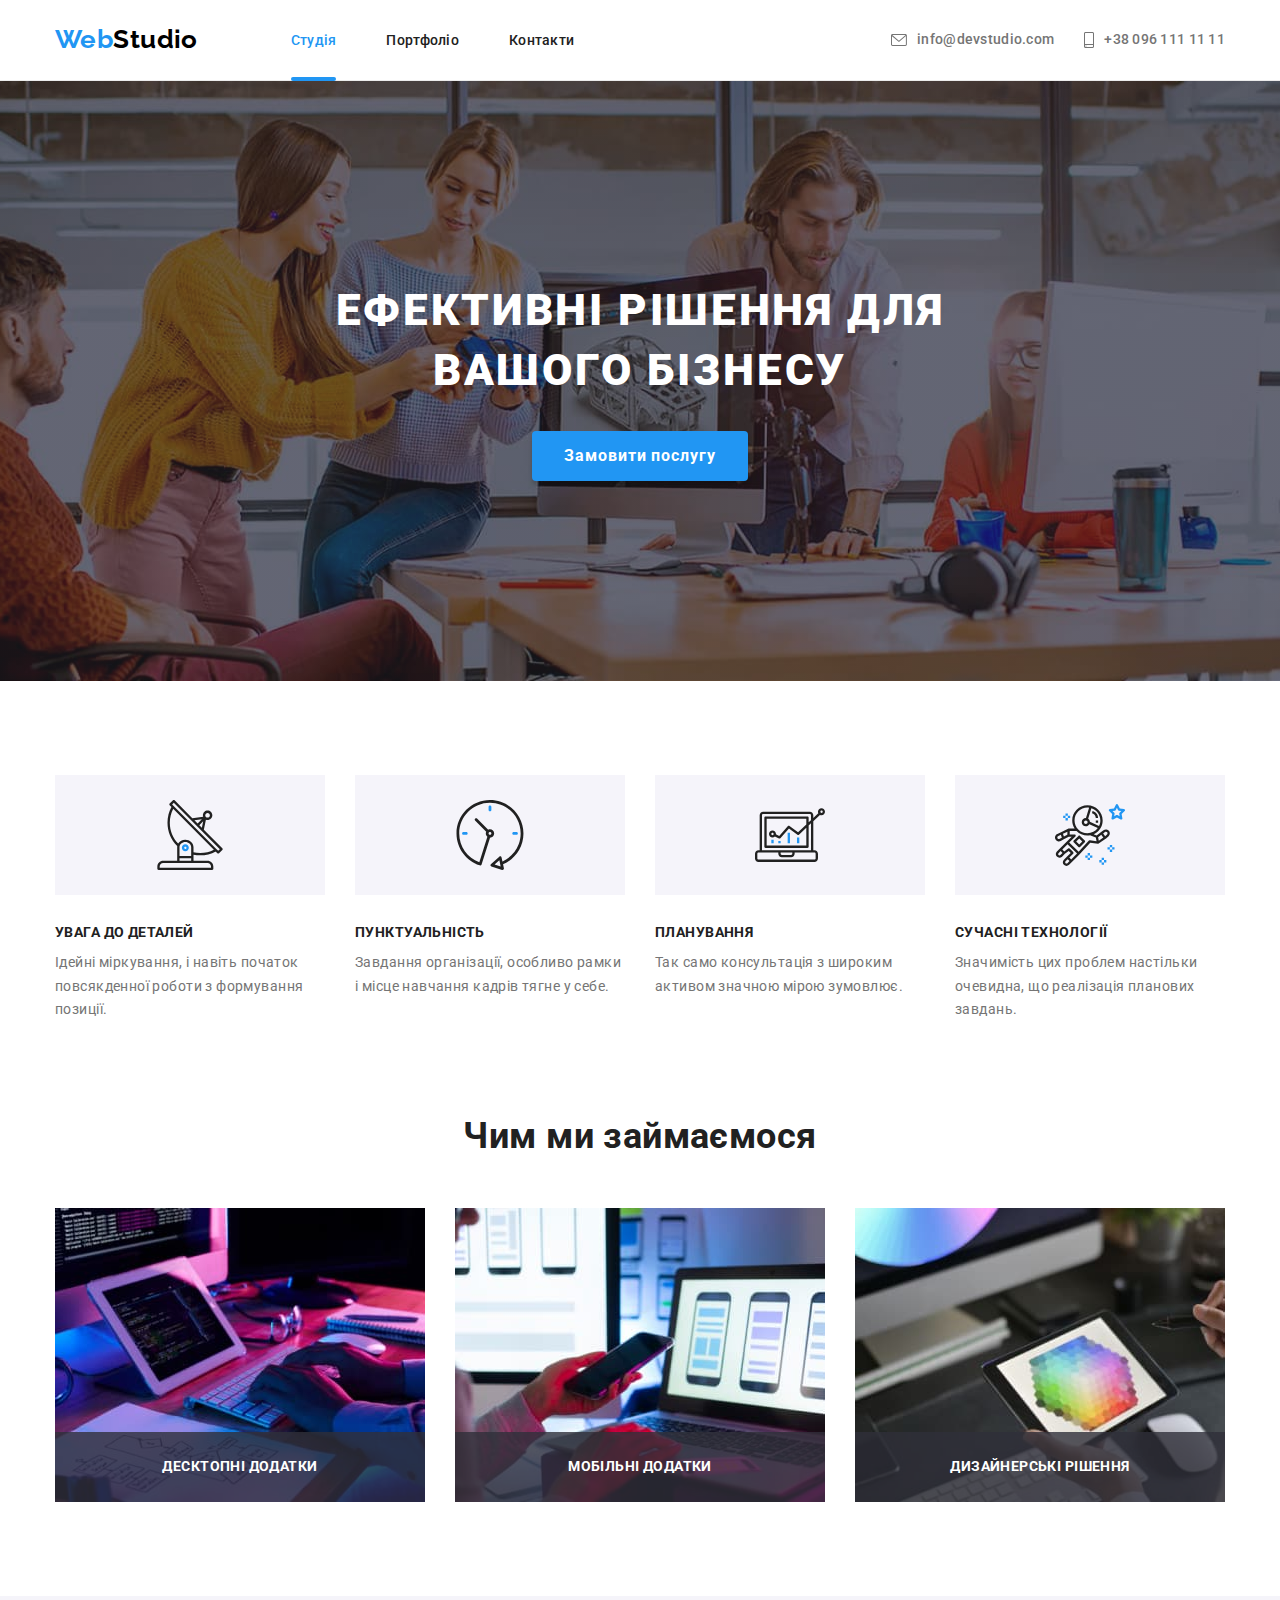
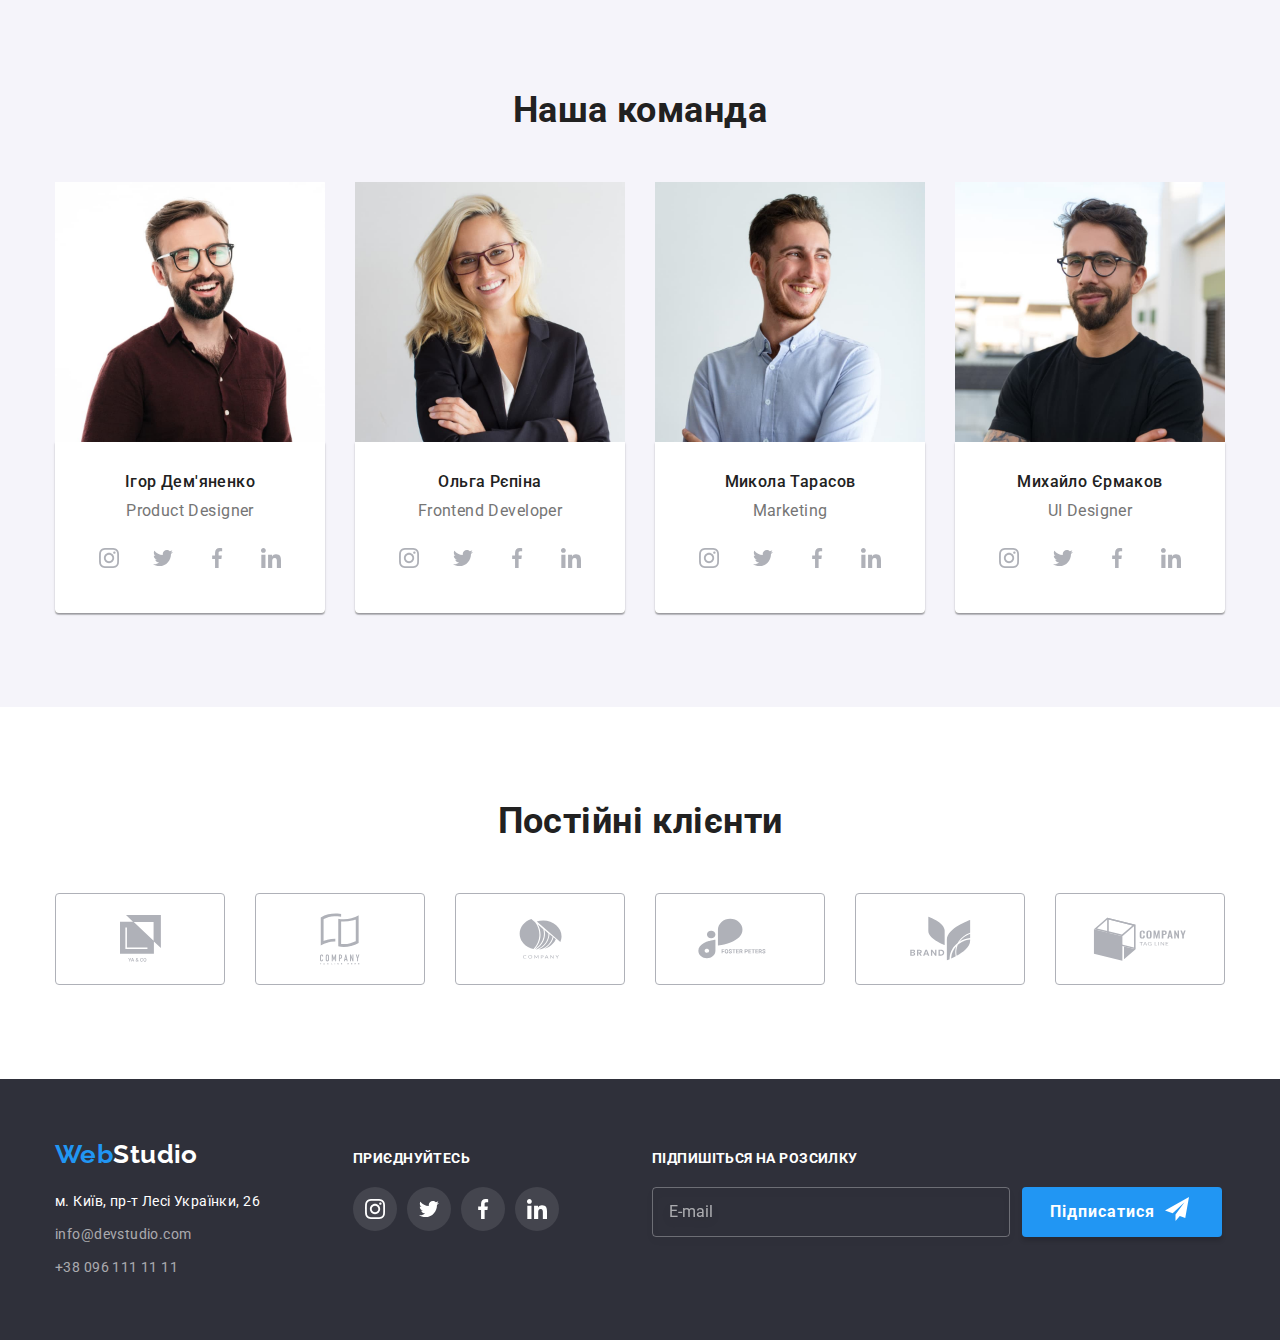
<file: index.html>
<!DOCTYPE html>
<html lang="uk">

<head>
    <meta charset="UTF-8">
    <meta http-equiv="X-UA-Compatible" content="IE=edge">
    <meta name="viewport" content="width=device-width, initial-scale=1.0">
    <title>Студія</title>
    <link rel="preconnect" href="https://fonts.googleapis.com">
    <link rel="preconnect" href="https://fonts.gstatic.com" crossorigin>
    <link
        href="https://fonts.googleapis.com/css2?family=Raleway:wght@700&family=Roboto:wght@400;500;700;900&display=swap"
        rel="stylesheet">
    <link rel="stylesheet"
        href="https://cdnjs.cloudflare.com/ajax/libs/modern-normalize/1.1.0/modern-normalize.min.css">
    <link rel="stylesheet" href="./css/styles.css">
</head>

<body>
    <header class="page-header">
        <div class="header-container container">
            <nav class="main-nav">
                <a href="./index.html" class="logo link"><span class="accent">Web</span>Studio</a>

                <ul class="site-nav list">
                    <li class="item">
                        <a href="./index.html" class="current link">Студія</a>
                    </li>
                    <li class="item">
                        <a href="./portfolio.html" class="link">Портфоліо</a>
                    </li>
                    <li class="item">
                        <a href="" class="link">Контакти</a>
                    </li>
                </ul>
            </nav>

            <ul class="header-contacts list">
                <li class="item">
                    <a href="mailto:info@devstudio.com" class="email link">
                        <svg class="icon" width="16" height="12">
                            <use href="./images/icons.svg#icon-envelope" />
                        </svg> info@devstudio.com</a>
                </li>
                <li class="item">
                    <a href="tel:+380961111111" class="tel link">
                        <svg class="icon" width="10" height="16">
                            <use href="./images/icons.svg#icon-smartphone" />
                        </svg> +38 096 111 11 11</a>
                </li>
            </ul>
        </div>
    </header>

    <main>
        <section class="solutions">
            <h1 class="title">Ефективні рішення для вашого бізнесу</h1>
            <button type="button" class="order-button" data-modal-open>Замовити послугу</button>
        </section>

        <section class="section feature">
            <div class="container">
                <h2 class="visually-hidden">Особливості</h2>
                <ul class="feature-list list">
                    <li class="item">
                        <div class="icon-wrapper">
                            <svg class="icon" width="70" height="70">
                                <use href="./images/icons.svg#icon-antenna" />
                            </svg>
                        </div>

                        <h3 class="title">УВАГА ДО ДЕТАЛЕЙ</h3>
                        <p class="text">Ідейні міркування, і навіть початок повсякденної роботи з формування позиції.
                        </p>
                    </li>
                    <li class="item">
                        <div class="icon-wrapper">
                            <svg class="icon" width="70" height="70">
                                <use href="./images/icons.svg#icon-clock" />
                            </svg>
                        </div>
                        <h3 class="title">ПУНКТУАЛЬНІСТЬ</h3>
                        <p class="text">Завдання організації, особливо рамки і місце навчання кадрів тягне у себе.</p>
                    </li>

                    <li class="item">
                        <div class="icon-wrapper">
                            <svg class="icon" width="70" height="70">
                                <use href="./images/icons.svg#icon-diagram" />
                            </svg>
                        </div>
                        <h3 class="title">ПЛАНУВАННЯ</h3>
                        <p class="text">Так само консультація з широким активом значною мірою зумовлює.</p>
                    </li>
                    <li class="item">
                        <div class="icon-wrapper">
                            <svg class="icon" width="70" height="70">
                                <use href="./images/icons.svg#icon-astronaut" />
                            </svg>
                        </div>
                        <h3 class="title">СУЧАСНІ ТЕХНОЛОГІЇ</h3>
                        <p class="text">Значимість цих проблем настільки очевидна, що реалізація планових завдань.</p>
                    </li>
                </ul>
            </div>
        </section>

        <section class="section work">
            <div class="container">
                <h2 class="section-title">Чим ми займаємося</h2>
                <ul class="work-list list">
                    <li class="item">
                        <img src="./images/img-1.jpg" alt="Програміст крупним планом, що працює за своїм робочим столом"
                            class="image" width="370" height="294">
                        <div class="overlay">
                            <p class="overlay-text">
                                Десктопні додатки
                            </p>
                        </div>
                    </li>
                    <li class="item">
                        <img src="./images/img-2.jpg"
                            alt="Веб-дизайнери інтерфейсу користувача розробляють програми для смартфонів, команда працює над інтерфейсом мобільних телефонів"
                            class="image" width="370" height="294">
                        <div class="overlay">
                            <p class="overlay-text">
                                Мобільні додатки
                            </p>
                        </div>
                    </li>
                    <li class="item">
                        <img src="./images/img-3.jpg"
                            alt="Креативний веб-дизайн художника з робочим графічним планшетом для вибору кольору"
                            class="image" width="370" height="294">
                        <div class="overlay">
                            <p class="overlay-text">
                                Дизайнерські рішення
                            </p>
                        </div>
                    </li>
                </ul>
            </div>
        </section>

        <section class="section team-section">
            <div class="container">
                <h2 class="section-title">Наша команда</h2>

                <ul class="team-list list">
                    <li class="item">
                        <img src="./images/team-card-img-1.jpg" alt="Ігор Дем'яненко, продакт-дизайнер" class="image"
                            width="270" height="260">
                        <div class="label">
                            <h3 class="title">Ігор Дем'яненко</h3>
                            <p lang="en" class="text">Product Designer</p>
                            <ul class="social-list list">
                                <li>
                                    <a href="" class="social-link">
                                        <svg class="icon" width="44" height="44">
                                            <use href="./images/icons.svg#icon-instagram" />
                                        </svg>
                                    </a>
                                </li>
                                <li>
                                    <a href="" class="social-link">
                                        <svg class="icon" width="44" height="44">
                                            <use href="./images/icons.svg#icon-twitter" />
                                        </svg>
                                    </a>
                                </li>
                                <li>
                                    <a href="" class="social-link">
                                        <svg class="icon" width="44" height="44">
                                            <use href="./images/icons.svg#icon-facebook" />
                                        </svg>
                                    </a>
                                </li>
                                <li>
                                    <a href="" class="social-link">
                                        <svg class="icon" width="44" height="44">
                                            <use href="./images/icons.svg#icon-linkedin" />
                                        </svg>
                                    </a>
                                </li>
                            </ul>
                        </div>
                    </li>
                    <li class="item">
                        <img src="./images/team-card-img-2.jpg" alt="Ольга Рєпіна, розробник" class="image" width="270"
                            height="260">
                        <div class="label">
                            <h3 class="title">Ольга Рєпіна</h3>
                            <p lang="en" class="text">Frontend Developer</p>
                            <ul class="social-list list">
                                <li>
                                    <a href="" class="social-link">
                                        <svg class="icon" width="44" height="44">
                                            <use href="./images/icons.svg#icon-instagram" />
                                        </svg>
                                    </a>
                                </li>
                                <li>
                                    <a href="" class="social-link">
                                        <svg class="icon" width="44" height="44">
                                            <use href="./images/icons.svg#icon-twitter" />
                                        </svg>
                                    </a>
                                </li>
                                <li>
                                    <a href="" class="social-link">
                                        <svg class="icon" width="44" height="44">
                                            <use href="./images/icons.svg#icon-facebook" />
                                        </svg>
                                    </a>
                                </li>
                                <li>
                                    <a href="" class="social-link">
                                        <svg class="icon" width="44" height="44">
                                            <use href="./images/icons.svg#icon-linkedin" />
                                        </svg>
                                    </a>
                                </li>
                            </ul>
                        </div>
                    </li>
                    <li class="item">
                        <img src="./images/team-card-img-3.jpg" alt="Микола Тарасов, маркетинг" class="image"
                            width="270" height="260">
                        <div class="label">
                            <h3 class="title">Микола Тарасов</h3>
                            <p lang="en" class="text">Marketing</p>
                            <ul class="social-list list">
                                <li>
                                    <a href="" class="social-link">
                                        <svg class="icon" width="44" height="44">
                                            <use href="./images/icons.svg#icon-instagram" />
                                        </svg>
                                    </a>
                                </li>
                                <li>
                                    <a href="" class="social-link">
                                        <svg class="icon" width="44" height="44">
                                            <use href="./images/icons.svg#icon-twitter" />
                                        </svg>
                                    </a>
                                </li>
                                <li>
                                    <a href="" class="social-link">
                                        <svg class="icon" width="44" height="44">
                                            <use href="./images/icons.svg#icon-facebook" />
                                        </svg>
                                    </a>
                                </li>
                                <li>
                                    <a href="" class="social-link">
                                        <svg class="icon" width="44" height="44">
                                            <use href="./images/icons.svg#icon-linkedin" />
                                        </svg>
                                    </a>
                                </li>
                            </ul>
                        </div>
                    </li>
                    <li class="item">
                        <img src="./images/team-card-img-4.jpg" alt="Михайло Єрмаков, дизайнер інтерфейсу користувача"
                            class="image" width="270" height="260">
                        <div class="label">
                            <h3 class="title">Михайло Єрмаков</h3>
                            <p lang="en" class="text">UI Designer</p>
                            <ul class="social-list list">
                                <li>
                                    <a href="" class="social-link">
                                        <svg class="icon" width="44" height="44">
                                            <use href="./images/icons.svg#icon-instagram" />
                                        </svg>
                                    </a>
                                </li>
                                <li>
                                    <a href="" class="social-link">
                                        <svg class="icon" width="44" height="44">
                                            <use href="./images/icons.svg#icon-twitter" />
                                        </svg>
                                    </a>
                                </li>
                                <li>
                                    <a href="" class="social-link">
                                        <svg class="icon" width="44" height="44">
                                            <use href="./images/icons.svg#icon-facebook" />
                                        </svg>
                                    </a>
                                </li>
                                <li>
                                    <a href="" class="social-link">
                                        <svg class="icon" width="44" height="44">
                                            <use href="./images/icons.svg#icon-linkedin" />
                                        </svg>
                                    </a>
                                </li>
                            </ul>
                        </div>
                    </li>
                </ul>
            </div>
        </section>

        <section class="section client-section">
            <div class="container">
                <h2 class="section-title">Постійні клієнти</h2>
                <ul class="client-list list">
                    <li class="item">
                        <a href="" class="client-link">
                            <svg class="icon" width="41" height="47">
                                <use href="./images/icons.svg#icon-client-1" />
                            </svg>
                        </a>
                    </li>
                    <li class="item">
                        <a href="" class="client-link">
                            <svg class="icon" width="40" height="52">
                                <use href="./images/icons.svg#icon-client-2" />
                            </svg>
                        </a>
                    </li>
                    <li class="item">
                        <a href="" class="client-link">
                            <svg class="icon" width="43" height="41">
                                <use href="./images/icons.svg#icon-client-3" />
                            </svg>
                        </a>
                    </li>
                    <li class="item">
                        <a href="" class="client-link">
                            <svg class="icon" width="84" height="41">
                                <use href="./images/icons.svg#icon-client-4" />
                            </svg>
                        </a>
                    </li>
                    <li class="item">
                        <a href="" class="client-link">
                            <svg class="icon" width="63" height="45">
                                <use href="./images/icons.svg#icon-client-5" />
                            </svg>
                        </a>
                    </li>
                    <li class="item">
                        <a href="" class="client-link">
                            <svg class="icon" width="94" height="44">
                                <use href="./images/icons.svg#icon-client-6" />
                            </svg>
                        </a>
                    </li>
                </ul>
            </div>
        </section>
    </main>

    <footer class="page-footer">
        <div class="container footer-container">
            <div class="contacts">
                <a href="./index.html" class="logo link"><span class="accent">Web</span>Studio</a>

                <address>
                    <ul class="footer-contacts list">
                        <li class="item">
                            <a href="https://goo.gl/maps/CPtrU1FHBa2aNyZL9" class="address address-link link"
                                target="_blank" rel="noopener noreferrer nofollow">м. Київ, пр-т Лесі
                                Українки, 26</a>
                        </li>
                        <li class="item">
                            <a href="mailto:info@devstudio.com" class="email address-link link">info@devstudio.com</a>
                        </li>
                        <li class="item">
                            <a href="tel:+380961111111" class="tel address-link link">+38 096 111 11 11</a>
                        </li>
                    </ul>
                </address>
            </div>

            <div class="social-contacts">
                <p class="text">
                    приєднуйтесь
                </p>
                <ul class="list">
                    <li>
                        <a href="" class="footer-social-link link">
                            <svg class="icon" width="44" height="44">
                                <use href="./images/icons.svg#icon-instagram" />
                            </svg>
                        </a>
                    </li>
                    <li>
                        <a href="" class="footer-social-link link">
                            <svg class="icon" width="44" height="44">
                                <use href="./images/icons.svg#icon-twitter" />
                            </svg>
                        </a>
                    </li>
                    <li>
                        <a href="" class="footer-social-link link">
                            <svg class="icon" width="44" height="44">
                                <use href="./images/icons.svg#icon-facebook" />
                            </svg>
                        </a>
                    </li>
                    <li>
                        <a href="" class="footer-social-link link">
                            <svg class="icon" width="44" height="44">
                                <use href="./images/icons.svg#icon-linkedin" />
                            </svg>
                        </a>
                    </li>
                </ul>
            </div>

            <div class="mailing">
                <p class="text">
                    Підпишіться на розсилку
                </p>
                <form name="mailing" class="mailing-form">
                    <label class="email-label">
                        <input type="email" name="mailing" class="email-input" placeholder="E-mail">
                    </label>
                    <button type="submit" class="mailing-button">
                        Підписатися
                        <svg class="icon" width="24" height="24">
                            <use href="./images/icons.svg#icon-send"></use>
                        </svg>
                    </button>
                </form>
            </div>
        </div>
    </footer>

    <div class="backdrop is-hidden" data-modal>
        <div class="modal">
            <button class="modal-close-button" data-modal-close>

                <svg class="icon" width="11" height="11">
                    <use href="./images/icons.svg#icon-modal-close" />
                </svg>
            </button>

            <div class="form-wrapper">
                <p class="form-title">
                    Залиште свої дані, ми вам передзвонимо
                </p>
    
                <form class="form js-speaker-form">
                     <ul class="form-list list">
                        <li class="form-field person">
                            <label for="name" class="form-label">Ім'я</label>
                            <input type="text" name="name" id="name" class="form-input person">
                            <svg class="icon" width="18" height="18">
                                <use href="./images/icons.svg#icon-person" />
                            </svg>
                        </li>
                        <li class="form-field">
                            <label for="tel" class="form-label">Телефон</label>
                            <input type="tel" name="tel" id="tel" class="form-input phone">
                            <svg class="icon" width="18" height="18">
                                <use href="./images/icons.svg#icon-phone" />
                            </svg>
                        </li>
                        <li class="form-field">
                            <label for="email" class="form-label">Пошта</label>
                            <input type="email" name="email" id="email" class="form-input email">
                            <svg class="icon" width="18" height="18">
                                <use href="./images/icons.svg#icon-email" />
                            </svg>
                        </li>
                        <li class="form-field comment">
                            <label for="comment" class="form-label">Коментар</label>
                            <textarea name="comment" id="comment" class="form-input comment" rows="10"
                                placeholder="Введіть текст"></textarea>
                        </li>
                    </ul>
    
                    <div class="form-field policy">
                        <label class="form-label checkbox-label">
    
                            <input type="checkbox" name="policy" class="form-input checkbox">
                            <span class="checkbox-icon"></span>
                            <span>Погоджуюся з розсилкою та приймаю&nbsp;</span> <a href="" class="link"> Умови договору</a>
                        </label>
                    </div>
                    <button type="submit" class="submit-button">Відправити</button>
                </form>
            </div>
            
        </div>
    </div>

    <script src="./js/modal.js"></script>
</body>

</html>
</file>
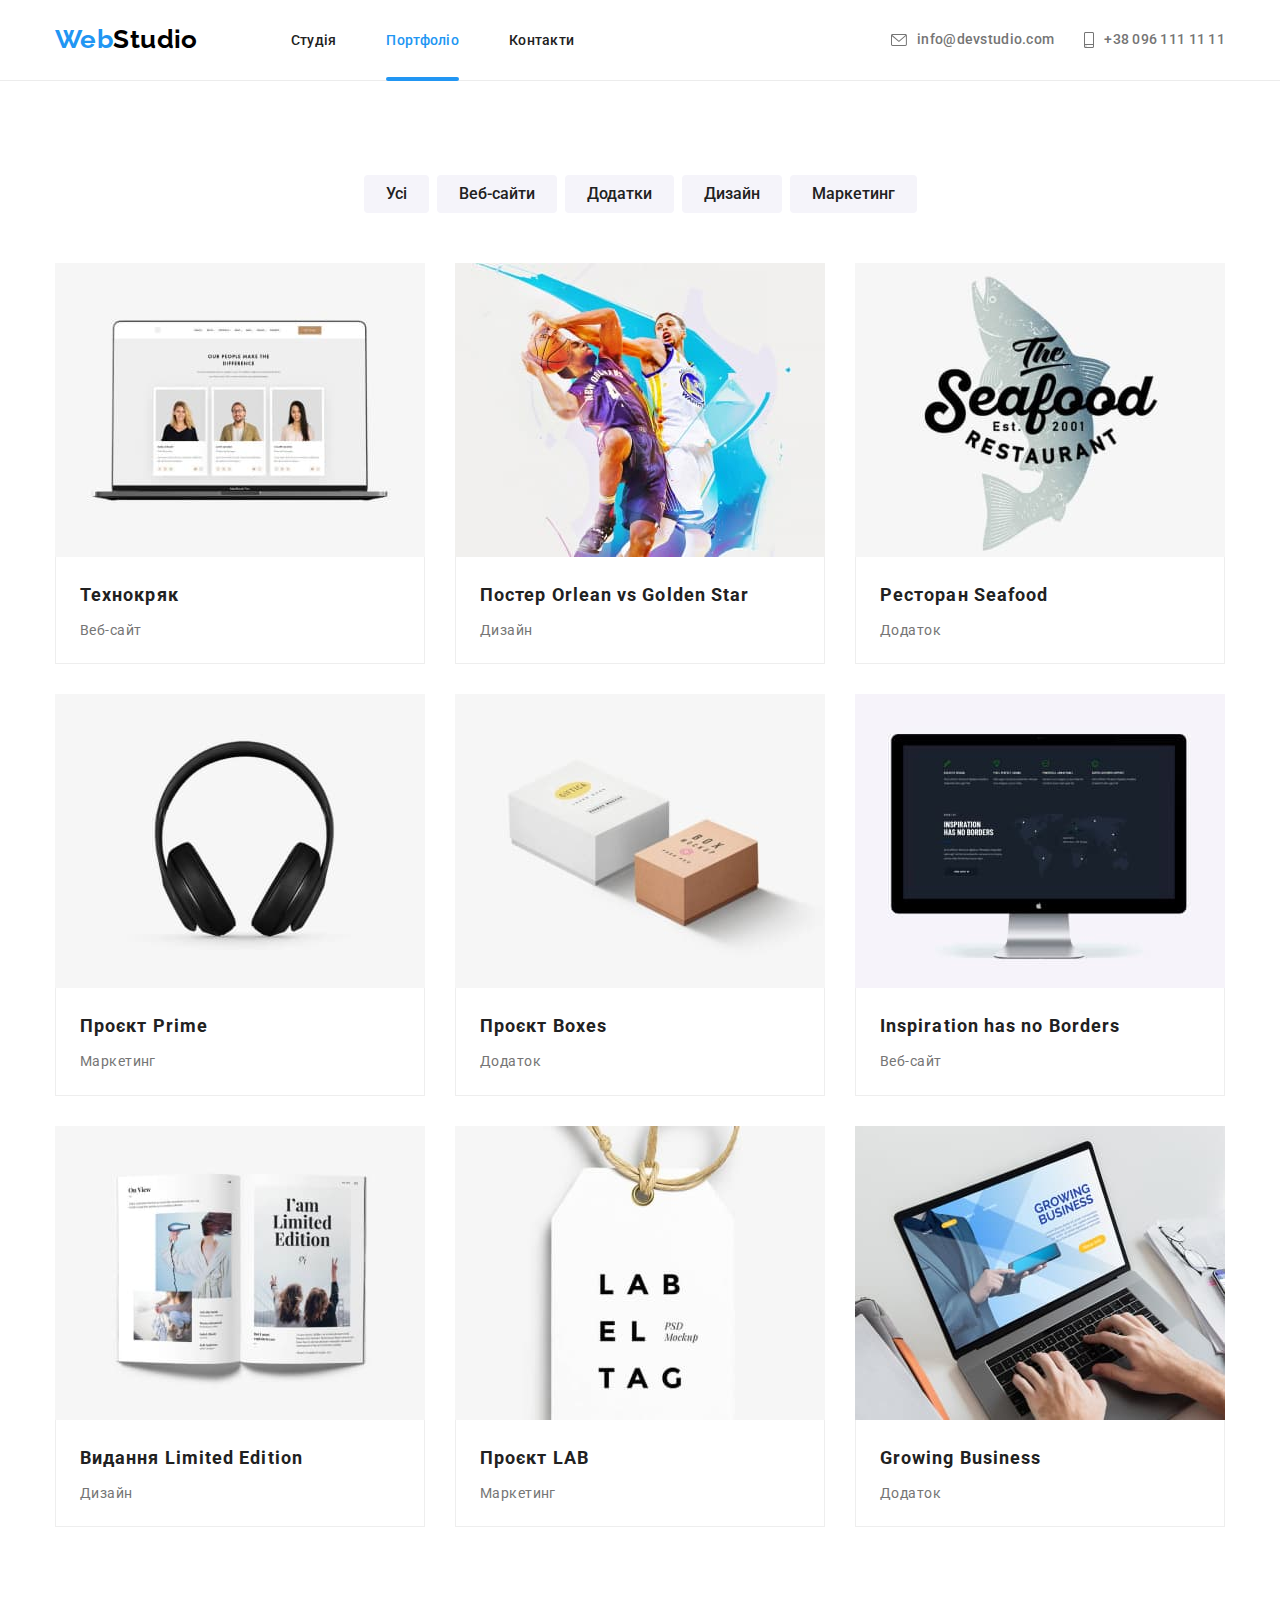
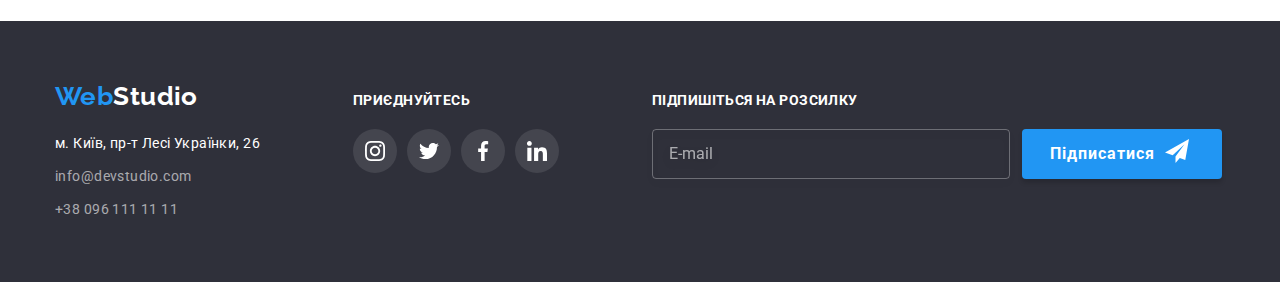
<file: portfolio.html>
<!DOCTYPE html>
<html lang="uk">

<head>
    <meta charset="UTF-8">
    <meta http-equiv="X-UA-Compatible" content="IE=edge">
    <meta name="viewport" content="width=device-width, initial-scale=1.0">
    <title>Студія</title>
    <link rel="preconnect" href="https://fonts.googleapis.com">
    <link rel="preconnect" href="https://fonts.gstatic.com" crossorigin>
    <link
        href="https://fonts.googleapis.com/css2?family=Raleway:wght@700&family=Roboto:wght@400;500;700;900&display=swap"
        rel="stylesheet">
    <link rel="stylesheet"
        href="https://cdnjs.cloudflare.com/ajax/libs/modern-normalize/1.1.0/modern-normalize.min.css">
    <link rel="stylesheet" href="./css/styles.css">

</head>

<body>
    <header class="page-header">
        <div class="header-container container">
            <nav class="main-nav">
                <a href="./index.html" class="logo link"><span class="accent">Web</span>Studio</a>

                <ul class="site-nav list">
                    <li class="item">
                        <a href="./index.html" class="link">Студія</a>
                    </li>
                    <li class="item">
                        <a href="./portfolio.html" class="current link">Портфоліо</a>
                    </li>
                    <li class="item">
                        <a href="" class="link">Контакти</a>
                    </li>
                </ul>
            </nav>

            <ul class="header-contacts list">
                <li class="item">
                    <a href="mailto:info@devstudio.com" class="email link">
                        <svg class="icon" width="16" height="12">
                            <use href="./images/icons.svg#icon-envelope" />
                        </svg>
                        info@devstudio.com</a>
                </li>
                <li class="item">
                    <a href="tel:+380961111111" class="tel link">
                        <svg class="icon" width="10" height="16">
                            <use href="./images/icons.svg#icon-smartphone" />
                        </svg>
                        +38 096 111 11 11</a>
                </li>
            </ul>
        </div>
    </header>

    <main>
        <section class="section">
            <div class="container">
                <h1 class="visually-hidden ">
                    Приклади робот
                </h1>
                <ul class="filter-list list">
                    <li class="item">
                        <button class="button" type="button">Усі</button>
                    </li>
                    <li class="item">
                        <button class="button" type="button">Веб-сайти</button>
                    </li>
                    <li class="item">
                        <button class="button" type="button">Додатки</button>
                    </li>
                    <li class="item">
                        <button class="button" type="button">Дизайн</button>
                    </li>
                    <li class="item">
                        <button class="button" type="button">Маркетинг</button>
                    </li>
                </ul>

                <ul class="portfolio list">
                    <li class="portfolio-item">
                        <a href="" class="link">
                            <div class="thumb">
                                <img src="./images/techno.jpg" alt="екран ноутбука" width="370" height="294"
                                    class="image">
                                <div class="overlay">
                                    <p class="overlay-text">
                                        Ресурс пропонує комплексні пропозиції з різним рівнем функціоналу та сервісів.
                                        Все це дозволить відвідувачу отримати вичерпні відомості про компанію чи
                                        приватну особу.
                                    </p>
                                </div>
                            </div>

                            <div class="label">
                                <h2 class="title">
                                    Технокряк
                                </h2>
                                <p class="text">
                                    Веб-сайт
                                </p>
                            </div>
                        </a>
                    </li>

                    <li class="portfolio-item">
                        <a href="" class="link">
                            <div class="thumb">
                                <img src="./images/poster.jpg" alt="баскетбол" width="370" height="294" class="image">
                                <div class="overlay">
                                    <p class="overlay-text">
                                        Ресурс пропонує комплексні пропозиції з різним рівнем функціоналу та сервісів.
                                        Все це дозволить відвідувачу отримати вичерпні відомості про компанію чи
                                        приватну особу.
                                    </p>
                                </div>
                            </div>
                            <div class="label">
                                <h2 class="title">
                                    Постер <span lang="en">Orlean vs Golden Star</span></h2>
                                <p class="text">
                                    Дизайн
                                </p>
                            </div>
                        </a>
                    </li>

                    <li class="portfolio-item">
                        <a href="" class="link">
                            <div class="thumb">
                                <img src="./images/seafood.jpg" alt="логотип ресторану" width="370" height="294"
                                    class="image">
                                <div class="overlay">
                                    <p class="overlay-text">
                                        Ресурс пропонує комплексні пропозиції з різним рівнем функціоналу та сервісів.
                                        Все це дозволить відвідувачу отримати вичерпні відомості про компанію чи
                                        приватну особу.
                                    </p>
                                </div>
                            </div>
                            <div class="label">
                                <h2 class="title">
                                    Ресторан <span lang="en">Seafood</span>
                                </h2>
                                <p class="text">
                                    Додаток
                                </p>
                            </div>
                        </a>
                    </li>

                    <li class="portfolio-item">
                        <a href="" class="link">
                            <div class="thumb">
                                <img src="./images/prime.jpg" alt="навушники" width="370" height="294" class="image">
                                <div class="overlay">
                                    <p class="overlay-text">
                                        Ресурс пропонує комплексні пропозиції з різним рівнем функціоналу та сервісів.
                                        Все це дозволить відвідувачу отримати вичерпні відомості про компанію чи
                                        приватну особу.
                                    </p>
                                </div>
                            </div>
                            <div class="label">
                                <h2 class="title">
                                    Проєкт <span lang="en">Prime</span>
                                </h2>
                                <p class="text">
                                    Маркетинг
                                </p>
                            </div>
                        </a>
                    </li>

                    <li class="portfolio-item">
                        <a href="" class="link">
                            <div class="thumb">
                                <img src="./images/boxes.jpg" alt="коробки" width="370" height="294" class="image">
                                <div class="overlay">
                                    <p class="overlay-text">
                                        Ресурс пропонує комплексні пропозиції з різним рівнем функціоналу та сервісів.
                                        Все це дозволить відвідувачу отримати вичерпні відомості про компанію чи
                                        приватну особу.
                                    </p>
                                </div>
                            </div>
                            <div class="label">
                                <h2 class="title">
                                    Проєкт <span lang="en">Boxes</span>
                                </h2>
                                <p class="text">
                                    Додаток
                                </p>
                            </div>
                        </a>
                    </li>

                    <li class="portfolio-item">
                        <a href="" class="link">
                            <div class="thumb">
                                <img src="./images/inspiration.jpg" alt="монітор" width="370" height="294"
                                    class="image">
                                <div class="overlay">
                                    <p class="overlay-text">
                                        Ресурс пропонує комплексні пропозиції з різним рівнем функціоналу та сервісів.
                                        Все це дозволить відвідувачу отримати вичерпні відомості про компанію чи
                                        приватну особу.
                                    </p>
                                </div>
                            </div>
                            <div class="label">
                                <h2 class="title" lang="en">
                                    Inspiration has no Borders
                                </h2>
                                <p class="text">
                                    Веб-сайт
                                </p>
                            </div>
                        </a>
                    </li>

                    <li class="portfolio-item">
                        <a href="" class="link">
                            <div class="thumb">
                                <img src="./images/limited.jpg" alt="журнал" width="370" height="294" class="image">
                                <div class="overlay">
                                    <p class="overlay-text">
                                        Ресурс пропонує комплексні пропозиції з різним рівнем функціоналу та сервісів.
                                        Все це дозволить відвідувачу отримати вичерпні відомості про компанію чи
                                        приватну особу.
                                    </p>
                                </div>
                            </div>
                            <div class="label">
                                <h2 class="title">
                                    Видання <span lang="en">Limited Edition</span>
                                </h2>
                                <p class="text">
                                    Дизайн
                                </p>
                            </div>
                        </a>
                    </li>

                    <li class="portfolio-item">
                        <a href="" class="link">
                            <div class="thumb">
                                <img src="./images/lab.jpg" alt="ярлик" width="370" height="294" class="image">
                                <div class="overlay">
                                    <p class="overlay-text">
                                        Ресурс пропонує комплексні пропозиції з різним рівнем функціоналу та сервісів.
                                        Все це дозволить відвідувачу отримати вичерпні відомості про компанію чи
                                        приватну особу.
                                    </p>
                                </div>
                            </div>
                            <div class="label">
                                <h2 class="title">
                                    Проєкт <span lang="en">LAB</span>
                                </h2>
                                <p class="text">
                                    Маркетинг
                                </p>
                            </div>
                        </a>
                    </li>

                    <li class="portfolio-item">
                        <a href="" class="link">
                            <div class="thumb">
                                <img src="./images/business.jpg" alt="ноутбук" width="370" height="294" class="image">
                                <div class="overlay">
                                    <p class="overlay-text">
                                        Ресурс пропонує комплексні пропозиції з різним рівнем функціоналу та сервісів.
                                        Все це дозволить відвідувачу отримати вичерпні відомості про компанію чи
                                        приватну особу.
                                    </p>
                                </div>
                            </div>
                            <div class="label">
                                <h2 class="title" lang="en">
                                    Growing Business
                                </h2>
                                <p class="text">
                                    Додаток
                                </p>
                            </div>
                        </a>
                    </li>
                </ul>
            </div>
        </section>
    </main>


    <footer class="page-footer">
        <div class="container footer-container">
            <div class="contacts">
                <a href="./index.html" class="logo link"><span class="accent">Web</span>Studio</a>

                <address>
                    <ul class="footer-contacts list">
                        <li class="item">
                            <a href="https://goo.gl/maps/CPtrU1FHBa2aNyZL9" class="address address-link link"
                                target="_blank" rel="noopener noreferrer nofollow">м. Київ, пр-т Лесі
                                Українки, 26</a>
                        </li>
                        <li class="item">
                            <a href="mailto:info@devstudio.com" class="email address-link link">info@devstudio.com</a>
                        </li>
                        <li class="item">
                            <a href="tel:+380961111111" class="tel address-link link">+38 096 111 11 11</a>
                        </li>
                    </ul>
                </address>
            </div>

            <div class="social-contacts">
                <p class="text">
                    приєднуйтесь
                </p>
                <ul class="list">
                    <li>
                        <a href="" class="footer-social-link link">
                            <svg class="icon" width="44" height="44">
                                <use href="./images/icons.svg#icon-instagram" />
                            </svg>
                        </a>
                    </li>
                    <li>
                        <a href="" class="footer-social-link link">
                            <svg class="icon" width="44" height="44">
                                <use href="./images/icons.svg#icon-twitter" />
                            </svg>
                        </a>
                    </li>
                    <li>
                        <a href="" class="footer-social-link link">
                            <svg class="icon" width="44" height="44">
                                <use href="./images/icons.svg#icon-facebook" />
                            </svg>
                        </a>
                    </li>
                    <li>
                        <a href="" class="footer-social-link link">
                            <svg class="icon" width="44" height="44">
                                <use href="./images/icons.svg#icon-linkedin" />
                            </svg>
                        </a>
                    </li>
                </ul>
            </div>

            <div class="mailing">
                <p class="text">
                    Підпишіться на розсилку
                </p>
                <form name="mailing" class="mailing-form">
                    <label class="email-label">                        
                        <input type="email" name="mailing" class="email-input" placeholder="E-mail">
                    </label>
                    <button type="submit" class="mailing-button">
                        Підписатися
                        <svg class="icon" width="24" height="24">
                            <use href="./images/icons.svg#icon-send"></use>
                        </svg>
                    </button>
                </form>
            </div>           
        </div>
    </footer>
</body>

</html>
</file>
<file: css/styles.css>
:root {
    --primary-text-color: #757575;
    --secondary-text-color: #212121;
    --accent-color: #2196f3;
    --dark-accent-color: #188CE8;
    --primary-white-color: #ffffff;
    --transparent-white-color: rgba(255, 255, 255, 0.6);
    --secondary-bg-color: #F5F4FA;
    --dark-bg-color: #2F303A;
    --social-icon-color: #afb1b8;
    --transparent-black-color: rgba(0, 0, 0, 0.2);
}

body {
    color: var(--primary-text-color);
    background-color: var(--primary-white-color);
    font-family: 'Roboto', sans-serif;
    font-size: 14px;
    letter-spacing: 0.03em;
}

.list {
    padding: 0;
    margin: 0;

    list-style: none;
}

.link {
    margin-top: 0;
    margin-bottom: 0;
    text-decoration: none;
}

.image {
    display: block;
}

.image {
    display: block;
}

h1,
h2,
h3,
h4,
h5,
h6,
p,
ul {
    margin-top: 0;
    margin-bottom: 0;
}

.visually-hidden {
    position: absolute;
    white-space: nowrap;
    width: 1px;
    height: 1px;
    overflow: hidden;
    border: 0;
    padding: 0;
    clip: rect(0 0 0 0);
    clip-path: inset(50%);
    margin: -1px;
}

.container {
    width: 1200px;
    margin: 0 auto;
    padding-left: 15px;
    padding-right: 15px;
}



/* Styles for Header */

.page-header {
    border-bottom: 1px solid #ECECEC;
}

.logo {
    color: #000000;
    font-family: 'Raleway', sans-serif;
    font-weight: 700;
    font-size: 26px;
    line-height: 1.19;
}

.page-header .logo {
    padding-top: 24px;
    padding-bottom: 25px;
    margin-right: 93px;
}

.accent,
.site-nav .link.current {
    color: var(--accent-color);
}

.site-nav .link.current {
    position: relative;
}

.site-nav .link.current::after {
    content: '';

    position: absolute;
    left: 0;
    bottom: -1px;

    display: block;
    width: 100%;
    height: 4px;
    border-radius: 2px;

    background-color: var(--accent-color);
}


.header-container {
    display: flex;
    align-items: center;
}

.main-nav {
    display: flex;
    align-items: center;
}

.site-nav {
    display: flex;
    align-items: center;
    gap: 50px;
}

.site-nav .link {
    padding-top: 32px;

    padding-bottom: 32px;
    color: var(--secondary-text-color);
    font-weight: 500;
    line-height: 1.14;
    letter-spacing: 0.02em;

    transition: color 250ms cubic-bezier(0.4, 0, 0.2, 1);
}

.site-nav .link:hover,
.site-nav .link:focus {
    color: var(--accent-color);
}

.header-contacts {
    display: flex;
    align-items: center;
    margin-left: auto;
    gap: 30px;
}

.header-contacts .link {
    display: flex;
    align-items: center;
}

.header-contacts .link {
    padding-top: 32px;
    padding-bottom: 32px;

    color: var(--primary-text-color);
    font-weight: 500;
    line-height: 1.14px;
    letter-spacing: 0.02em;

    transition: color 250ms cubic-bezier(0.4, 0, 0.2, 1);
}

.header-contacts .icon {
    margin-right: 10px;
    fill: var(--primary-text-color);

    transition: fill 250ms cubic-bezier(0.4, 0, 0.2, 1);
}

.header-contacts .link:hover,
.header-contacts .link:focus,
.header-contacts .link:hover .icon,
.header-contacts .link:focus .icon {
    color: var(--accent-color);
    fill: var(--accent-color);
}



/* Styles for Main */

.section {
    padding-top: 94px;
    padding-bottom: 94px;
}

.section.feature {
    padding-bottom: 0;
}

.section-title {
    margin-bottom: 50px;

    color: var(--secondary-text-color);
    font-size: 36px;
    line-height: 1.16;
    text-align: center;
}



/*  Solutions section*/

.solutions {
    max-width: 1600px;
    padding-top: 200px;
    padding-bottom: 200px;
    margin: auto;

    background-image:
        linear-gradient(to right,
            rgba(47, 48, 58, 0.4),
            rgba(47, 48, 58, 0.4)),
        url("../images/hero-img.jpg");
    background-repeat: no-repeat;
    background-position: center;
    background-size: cover;

    background-color: #C4C4C4;
    text-align: center;
}

.solutions .title {
    margin: 0 auto 30px;
    width: 696px;

    color: var(--primary-white-color);
    font-weight: 900;
    font-size: 44px;
    line-height: 1.36;
    text-align: center;
    letter-spacing: 0.06em;
    text-transform: uppercase;
}

.solutions .order-button {
    width: 216px;
    height: 50px;

    color: var(--primary-white-color);
    background: var(--accent-color);
    box-shadow: 0px 4px 4px rgba(0, 0, 0, 0.15);
    border: none;
    border-radius: 4px;

    font-family: inherit;
    font-weight: 700;
    font-size: 16px;
    line-height: 1.88;
    text-align: center;
    letter-spacing: 0.06em;
    cursor: pointer;

    transition: background-color 250ms cubic-bezier(0.4, 0, 0.2, 1);
}

.solutions .order-button:focus,
.solutions .order-button:hover {
    background-color: var(--dark-accent-color);
}



/* Styles for feature list */

.feature-list {
    display: flex;
    gap: 30px;
}

.feature-list .item {
    flex-basis: calc((100% - 90px) / 4);
}

.feature-list .icon-wrapper {
    display: flex;
    justify-content: center;
    align-items: center;
    width: 270px;
    height: 120px;
    margin-bottom: 30px;

    background: var(--secondary-bg-color);
}

.feature-list .icon {
    display: block;
}

.feature-list .title {
    margin-bottom: 10px;

    font-size: 14px;
    color: var(--secondary-text-color);
    line-height: 1.14;
    text-transform: uppercase;
}

.feature-list .text {
    line-height: 1.71;
}


/* Work section */

.work-list {
    display: flex;
}

.work-list .item:not(:last-child) {
    margin-right: 30px;
}

.work-list .item {
    position: relative;
}

.work-list .overlay {
    position: absolute;
    left: 0;
    bottom: 0;
    width: 100%;
    height: 70px;

    display: flex;
    justify-content: center;
    align-items: center;

    background: rgba(47, 48, 58, 0.8);
}

.work-list .overlay-text {
    color: var(--primary-white-color);

    font-weight: 700;
    line-height: 1.14;
    text-align: center;
    text-transform: uppercase;
}



/* Team section */

.team-section {
    background-color: var(--secondary-bg-color);
}

.team-section .title {
    color: var(--secondary-text-color);
}

.team-list {
    display: flex;
}

.team-list .item {
    background-color: var(--primary-white-color);
}

.team-list .item:not(:last-child) {
    margin-right: 30px;
}

.team-list .label {
    padding: 30px 32px;

    box-shadow:
        0px 1px 3px rgba(0, 0, 0, 0.12),
        0px 1px 1px rgba(0, 0, 0, 0.14),
        0px 2px 1px rgba(0, 0, 0, 0.2);
    border-radius: 0px 0px 4px 4px;
}

.team-list .title {
    margin-bottom: 10px;

    font-weight: 500;
    font-size: 16px;
    line-height: 1.19;
    text-align: center;
}

.team-list .text {
    margin-bottom: 16px;
    font-size: 16px;
    line-height: 1.19;
    text-align: center;
}

.social-list {
    display: flex;
    gap: 10px;
}

.social-list .social-link .icon {
    border: none;
    border-radius: 50%;
    background-color: var(--primary-white-color);
    fill: var(--social-icon-color);
    transition:
        background-color 250ms cubic-bezier(0.4, 0, 0.2, 1),
        fill 250ms cubic-bezier(0.4, 0, 0.2, 1);
}

.social-link:hover .icon,
.social-link:focus .icon {
    fill: var(--primary-white-color);
    background-color: var(--accent-color);
    border-radius: 50%;
}



/* Client section */

.client-list {
    display: flex;
    gap: 30px;
}

.client-list .client-link {
    width: 170px;
    height: 92px;
    border: 1px solid #AFB1B8;
    border-radius: 4px;

    display: flex;
    justify-content: center;
    align-items: center;

    transition: border-color 250ms cubic-bezier(0.4, 0, 0.2, 1);
}

.client-list .icon {
    display: block;

    fill: var(--social-icon-color);
    background-color: var(--primary-white-color);

    transition: fill 250ms cubic-bezier(0.4, 0, 0.2, 1);
}

.client-list .client-link:hover .icon,
.client-list .client-link:hover,
.client-list .client-link:focus .icon,
.client-list .client-link:focus {
    fill: var(--accent-color);
    border-color: var(--accent-color);
}



/* Footer */

.page-footer {
    padding-top: 60px;
    padding-bottom: 60px;
    background-color: var(--dark-bg-color);
}

.footer-container {
    display: flex;
    gap: 93px;
}

.page-footer .logo {
    display: inline-block;
    margin-bottom: 20px;

    color: var(--primary-white-color);
}

.footer-contacts .address-link {
    display: inline-block;

    color: var(--transparent-white-color);
    line-height: 1.71;
    font-style: normal;

    transition: color 250ms cubic-bezier(0.4, 0, 0.2, 1);
}

.footer-contacts .item:not(:last-child) {
    margin-bottom: 9px;
}

.footer-contacts .address {
    color: var(--primary-white-color);
}

.footer-contacts .email:hover,
.footer-contacts .email:focus,
.footer-contacts .tel:hover,
.footer-contacts .tel:focus {
    color: var(--accent-color);
}

.social-contacts .text {
    margin-top: 12px;
    margin-bottom: 20px;

    color: var(--primary-white-color);

    font-weight: 700;
    line-height: 1.14;
    text-transform: uppercase;
}

.social-contacts .list {
    display: flex;
    gap: 10px;
}

.footer-social-link {
    border-radius: 50%;
}

.footer-social-link .icon {
    width: 44px;
    height: 44px;
    border-radius: 50%;
    fill: var(--primary-white-color);

    background-color: rgba(255, 255, 255, 0.1);
    transition: background-color 250ms cubic-bezier(0.4, 0, 0.2, 1);
}

.footer-social-link:hover .icon,
.footer-social-link:focus .icon {
    background-color: var(--accent-color);
}


.mailing {
    margin-top: 12px;
    height: 86px;
}

.mailing-form {
    display: flex;
    gap: 12px;
}

.mailing .text {
    color: #FFFFFF;

    font-weight: 700;
    line-height: 1.14;
    text-transform: uppercase;
}

.mailing-form {
    margin-top: 20px;

    display: flex;
    align-items: flex-start;
    gap: 12px;
}

.email-input {
    width: 358px;
    height: 50px;
    border-radius: 4px;
    padding-left: 16px;

    border: 1px solid rgba(255, 255, 255, 0.3);
    filter: drop-shadow(0px 4px 4px rgba(0, 0, 0, 0.15));
    background-color: inherit;
    color: var(--primary-white-color)
}

.email-input::placeholder {
    font-size: 16px;
    line-height: 1.25;
    color: rgba(255, 255, 255, 0.6);
}

.mailing-button {
    display: flex;
    gap: 10px;
    align-self: flex-end;

    width: 200px;
    height: 50px;
    padding: 10px 28px;

    color: #FFFFFF;
    background: var(--accent-color);
    box-shadow: 0px 4px 4px rgba(0, 0, 0, 0.15);
    border: none;
    border-radius: 4px;

    font-weight: 700;
    font-size: 16px;
    line-height: 1.88;
    letter-spacing: 0.06em;
}

.mailing-button .icon {
    fill: var(--primary-white-color);
}



/*   Modal window  */

.backdrop {
    position: fixed;
    top: 0;
    left: 0;
    width: 100%;
    height: 100%;

    background-color: var(--transparent-black-color);
    opacity: 1;

    transition: opacity 250ms cubic-bezier(0.4, 0, 0.2, 1);
}

.backdrop.is-hidden {
    opacity: 0;
    pointer-events: none;
}

.backdrop.is-hidden .modal {
    transform: translate(-50%, -50%) scale(0.85);
}

.modal {
    position: absolute;
    top: 50%;
    left: 50%;

    width: 528px;
    height: 581px;

    background-color: #fff;

    transform: translate(-50%, -50%) scale(1);

    transition: transform 250ms cubic-bezier(0.4, 0, 0.2, 1);
}

.modal-close-button {
    position: absolute;
    top: 8px;
    right: 8px;
    z-index: 999;

    display: flex;
    justify-content: center;
    align-items: center;
    width: 30px;
    height: 30px;

    background: #FFFFFF;
    border: 1px solid rgba(0, 0, 0, 0.1);
    border-radius: 50%;

    cursor: pointer;
}

.modal-close-button .icon {
    fill: #000000;
    cursor: pointer;

    transition: fill 250ms cubic-bezier(0.4, 0, 0.2, 1);
}

.modal-close-button:hover .icon,
.modal-close-button:focus .icon {
    fill: var(--accent-color);
}

.form-wrapper {
    padding: 40px;
}

.form-title {
    margin-bottom: 12px;

    color: var(--secondary-text-color);

    font-weight: 700;
    font-size: 20px;
    line-height: 1.15;
    text-align: center;
}

.form-field {
    display: flex;
    flex-direction: column;

    position: relative;

    margin-bottom: 10px;
}

.form-field.comment {
    margin-bottom: 20px;
}


.form-input.comment {
    height: 120px;
    padding: 12px 16px;
    resize: none;
}


.form-field.policy {
    margin-bottom: 30px;
    padding-left: 12px;

    line-height: 1.71;
}

.form-field.policy .link {
    color: var(--accent-color);
}

.form-field.policy .form-input {
    height: auto;
}

.form-label:not(:last-child) {
    margin-bottom: 4px;
}

.form-label.checkbox-label {
    display: flex;
}

.form-label:not(:last-child) {
    font-size: 12px;
    line-height: 1.17;
    letter-spacing: 0.01em;

    color: var(--primary-text-color);
}

.form-input {
    height: 40px;
    padding-left: 42px;

    border: 1px solid rgba(33, 33, 33, 0.2);
    border-radius: 4px;
}

.form-input.checkbox {
    border: none;
    padding-left: 0;
}


.form-input::placeholder {
    color: rgba(117, 117, 117, 0.5);

    font-size: 12px;
    line-height: 1.17;
    letter-spacing: 0.01em;
}

.form-field .icon {
    position: absolute;
    left: 12px;
    top: 50%;

    display: inline-block;
    width: 18px;
    height: 18px;

    fill: var(--secondary-text-color);
}

.form-input:focus {
    border: 1px solid var(--accent-color);
    outline: transparent;
}

.form-input:focus~.icon {
    fill: var(--accent-color);
}

.checkbox {
    -webkit-appearance: none;
    -moz-appearance: none;
    appearance: none;
    position: absolute;
}

.checkbox-icon {
    display: inline-block;
    align-self: center;
    width: 16px;
    height: 15px;
    margin-right: 8px;
    background-image: url("../images/icons/check.svg");
}

.checkbox:checked+.checkbox-icon {
    background-image: url("../images/icons/checked.svg");
    background-repeat: no-repeat;
    background-size: auto;
    background-position: center;
    background-color: var(--accent-color);

    border-radius: 2px;
}


.submit-button {
    display: flex;
    align-items: center;
    justify-content: center;

    width: 200px;
    height: 50px;
    margin: 0 auto;
    border: none;
    border-radius: 4px;

    background: var(--accent-color);
    color: #FFFFFF;
    box-shadow: 0px 4px 4px rgba(0, 0, 0, 0.15);

    font-weight: 700;
    font-size: 16px;
    line-height: 1.88;
    letter-spacing: 0.06em;

    cursor: pointer;

    transition: background-color 250ms cubic-bezier(0.4, 0, 0.2, 1);
}

.submit-button:hover,
.submit-button:focus {
    background-color: var(--dark-accent-color);
}




/* ================================================== */

/*===    Styles for Portfolio   ===*/

.filter-list {
    display: flex;
    justify-content: center;
    margin-bottom: 50px;
}

.filter-list .item:not(:last-child) {
    margin-right: 8px;
}

.button {
    height: 38px;
    padding: 0 22px;

    background-color: var(--secondary-bg-color);
    color: var(--secondary-text-color);
    border-radius: 4px;
    border: none;

    font-family: inherit;
    font-weight: 500;
    font-size: 16px;
    line-height: 1.63px;
    text-align: center;
    cursor: pointer;

    transition:
        background-color 250ms cubic-bezier(0.4, 0, 0.2, 1),
        color 250ms cubic-bezier(0.4, 0, 0.2, 1),
        box-shadow 250ms cubic-bezier(0.4, 0, 0.2, 1);
}

.button:hover,
.button:focus {
    box-shadow:
        0px 3px 1px rgba(0, 0, 0, 0.1),
        0px 1px 2px rgba(0, 0, 0, 0.08),
        0px 2px 2px rgba(0, 0, 0, 0.12);

    background-color: var(--accent-color);
    color: var(--primary-white-color);
}

.portfolio {
    display: flex;
    flex-wrap: wrap;
    gap: 30px;
}

.portfolio-item {
    flex-basis: calc((100% - 60px) / 3);

    transition: box-shadow 250ms cubic-bezier(0.4, 0, 0.2, 1);
}

.portfolio-item:hover {
    box-shadow:
        0px 1px 1px rgba(0, 0, 0, 0.12),
        0px 4px 4px rgba(0, 0, 0, 0.06),
        1px 4px 6px rgba(0, 0, 0, 0.16);
}

.portfolio-item .thumb {
    position: relative;
    overflow: hidden;
}

.portfolio-item .overlay {
    position: absolute;
    width: 100%;
    height: 100%;
    top: 0;
    left: 0;

    display: flex;
    justify-content: center;
    align-items: center;

    background-color: rgba(33, 150, 243, 0.9);

    transform: translateY(100%);
    transition: transform 250ms cubic-bezier(0.4, 0, 0.2, 1);
}

.portfolio-item .overlay-text {
    width: 322px;

    color: var(--primary-white-color);
    font-size: 18px;
    line-height: 1.56;
}

.portfolio-item:hover .overlay {
    transform: translateY(0);
}

.portfolio-item .label {
    padding: 20px 24px;
    border: 1px solid #EEEEEE;
    border-top: none;

    background: var(--primary-white-color);
}

.portfolio-item .title {
    margin-bottom: 4px;

    color: var(--secondary-text-color);
    font-size: 18px;
    line-height: 2;
    letter-spacing: 0.06em;
}

.portfolio-item .text {
    color: var(--primary-text-color);
    line-height: 1.88;
}
</file>
